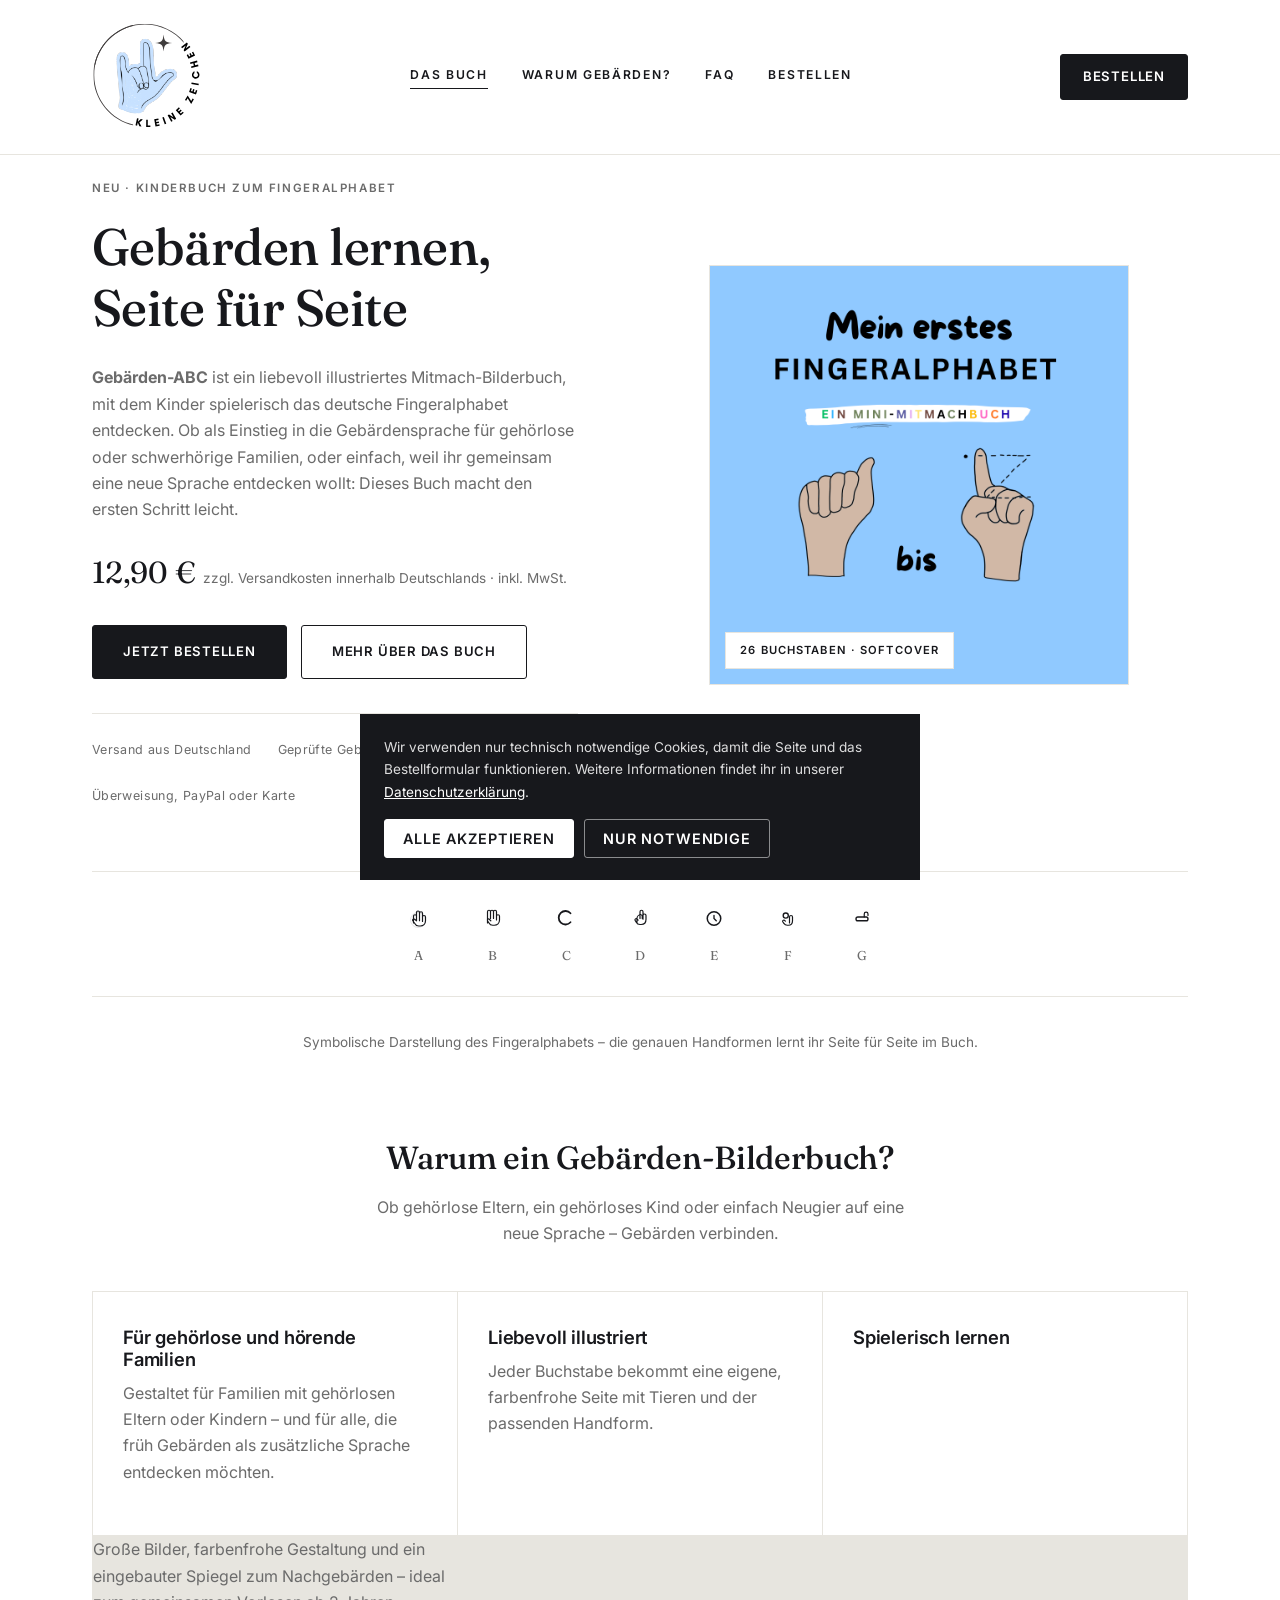
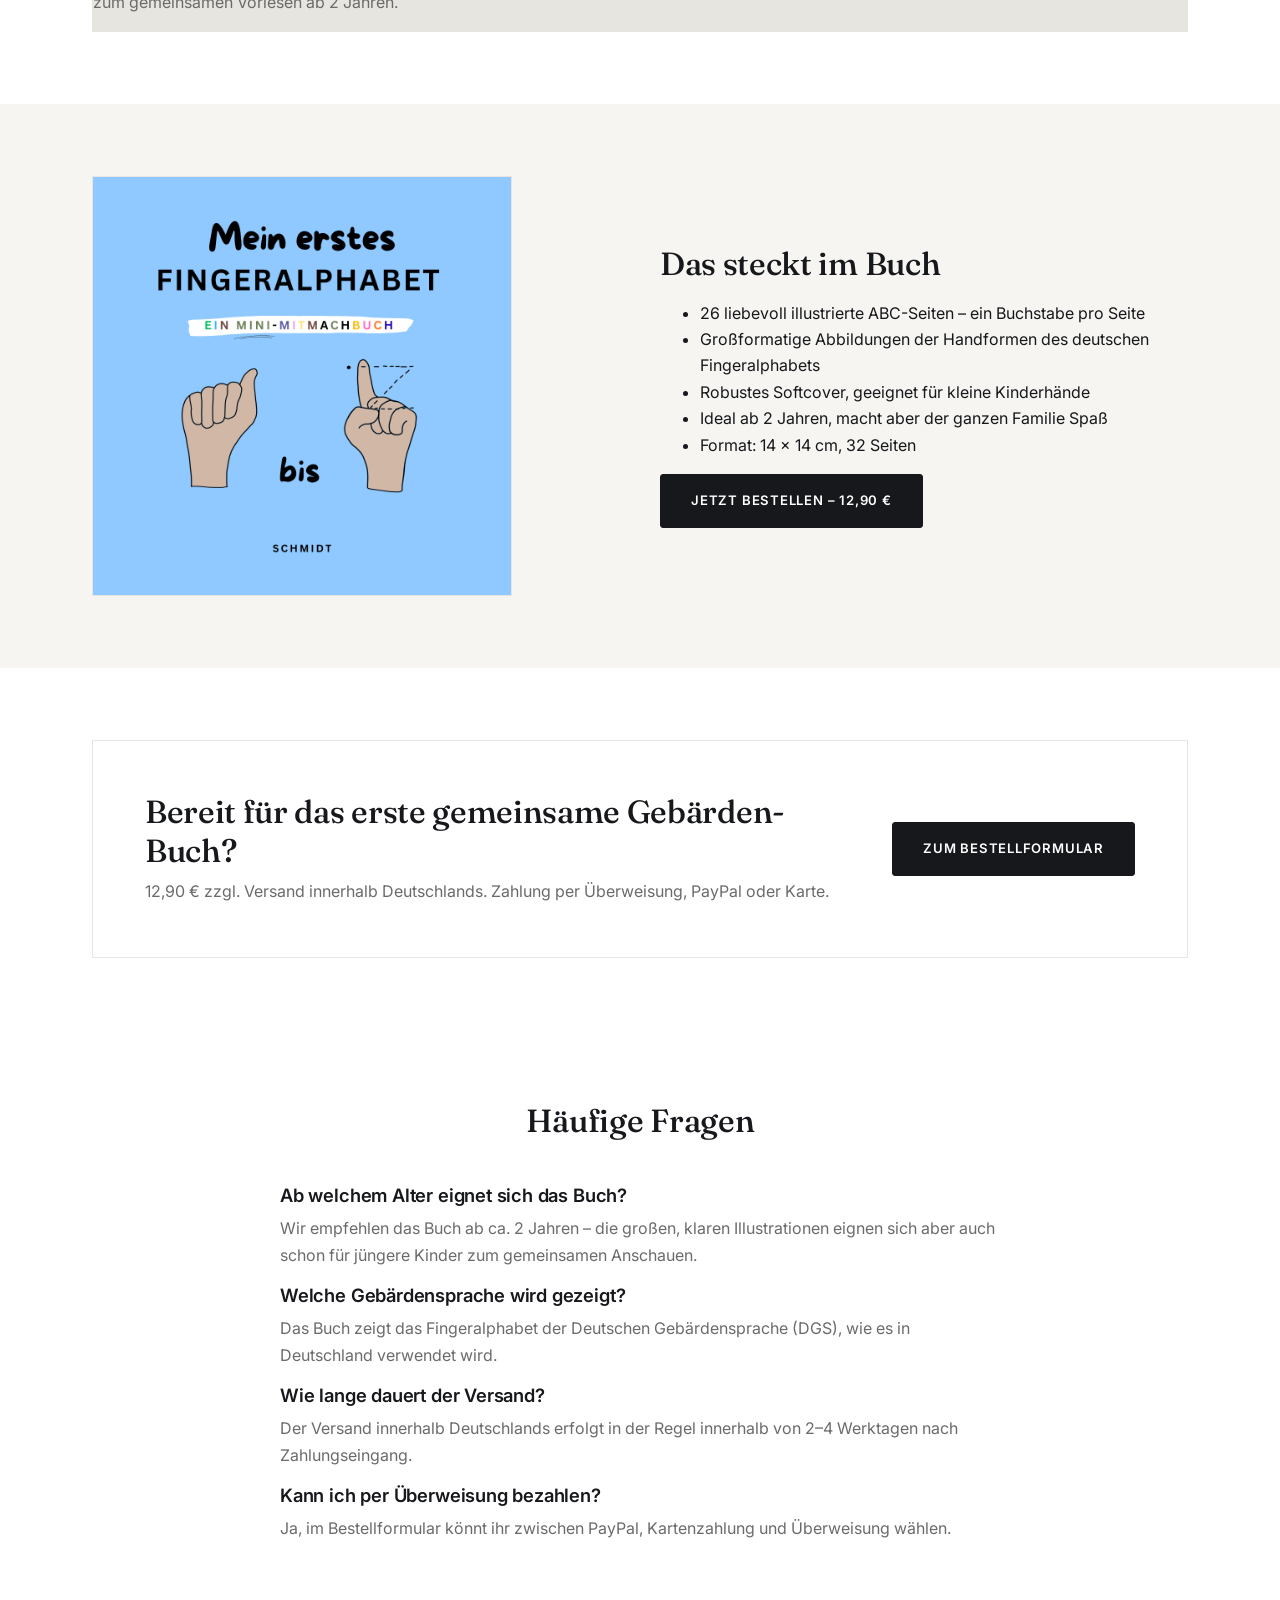
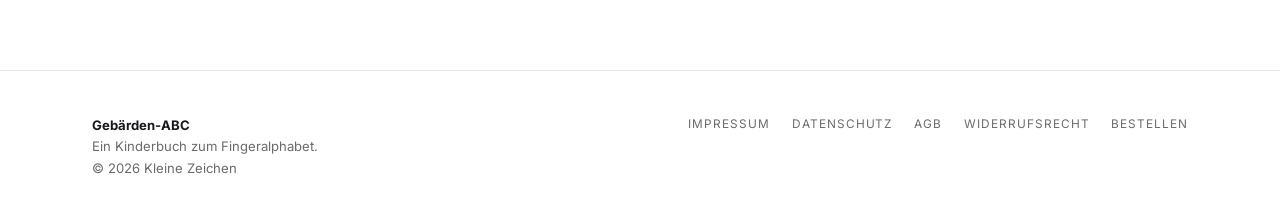
<file: index.html>
<!DOCTYPE html>
<html lang="de">
<head>
<meta charset="UTF-8">
<meta name="viewport" content="width=device-width, initial-scale=1.0">
<title>Gebärden-ABC – Das Mitmach-Bilderbuch zum Fingeralphabet | 12,90 €</title>
<meta name="description" content="Gebärden-ABC ist ein liebevoll gestaltetes Kinderbuch, mit dem Kinder und Eltern spielerisch das Fingeralphabet lernen. Jetzt für 12,90 € zzgl. Versand bestellen.">
<link rel="stylesheet" href="css/style.css">
</head>
<body>

<header class="site-header">
  <div class="container">
    <a href="index.html" class="logo"><img src="images/logo.svg" alt="Gebärden-ABC"></a>
    <nav class="main-nav" aria-label="Hauptnavigation">
      <a href="#buch" class="active">Das Buch</a>
      <a href="#warum">Warum Gebärden?</a>
      <a href="#faq">FAQ</a>
      <a href="bestellung.html">Bestellen</a>
    </nav>
    <a href="bestellung.html" class="btn btn-primary header-cta" style="padding:11px 22px;">Bestellen</a>
  </div>
</header>

<main>

  <!-- HERO -->
  <section class="hero" id="buch">
    <div class="container">
      <div class="hero-copy">
        <span class="eyebrow">Neu · Kinderbuch zum Fingeralphabet</span>
        <h1>Gebärden lernen, Seite für Seite</h1>
        <p>
          <strong>Gebärden-ABC</strong> ist ein liebevoll illustriertes Mitmach-Bilderbuch, mit dem Kinder
          spielerisch das deutsche Fingeralphabet entdecken. Ob als Einstieg in die Gebärdensprache für
          gehörlose oder schwerhörige Familien, oder einfach, weil ihr gemeinsam eine neue Sprache
          entdecken wollt: Dieses Buch macht den ersten Schritt leicht.
        </p>

        <div class="hero-price">
          12,90&nbsp;€
          <small>zzgl. Versandkosten innerhalb Deutschlands · inkl. MwSt.</small>
        </div>

        <div class="hero-cta-row">
          <a href="bestellung.html" class="btn btn-primary">Jetzt bestellen</a>
          <a href="#warum" class="btn btn-secondary">Mehr über das Buch</a>
        </div>

        <div class="trust-row">
          <span>Versand aus Deutschland</span>
          <span>Geprüfte Gebärden-Illustrationen</span>
          <span>Überweisung, PayPal oder Karte</span>
        </div>
      </div>

      <div class="book-frame">
        <span class="badge">26 Buchstaben · Softcover</span>
        <img src="images/Kinderbuch.png" alt="Titelbild des Kinderbuchs Gebärden-ABC">
      </div>
    </div>
  </section>

  <!-- Deko-Fingeralphabet-Streifen (Signature Element) -->
  <div class="container">
    <div class="finger-strip" role="img" aria-label="Dekoratives Fingeralphabet-Band mit den Buchstaben A bis G">
      <!-- Hinweis: rein dekorative, vereinfachte Handsymbole – keine linguistisch geprüfte
           Referenz für die tatsächlichen Handformen. Die korrekten Gebärden zeigt das Buch selbst. -->
      <figure>
        <svg viewBox="0 0 40 40"><circle cx="20" cy="24" r="10" fill="#F0725A" opacity="0.15"/><path d="M14 28v-9a2 2 0 0 1 4 0v6M18 25v-11a2 2 0 0 1 4 0v11M22 25v-10a2 2 0 0 1 4 0v10M26 26v-6a2 2 0 0 1 4 0v5c0 4-3 7-7 7h-2c-2 0-4-1-5-3l-3-4a1.6 1.6 0 0 1 2.4-2l2.6 2" fill="none" stroke="#E85D4E" stroke-width="1.6" stroke-linecap="round" stroke-linejoin="round"/></svg>
        <figcaption>A</figcaption>
      </figure>
      <figure>
        <svg viewBox="0 0 40 40"><path d="M14 28V13a2 2 0 0 1 4 0v9M18 22v-9a2 2 0 0 1 4 0v9M22 22v-9a2 2 0 0 1 4 0v9M26 24v-5a2 2 0 0 1 4 0v5c0 4-3 7-7 7h-2c-2 0-4-1-5-3l-2-3a1.6 1.6 0 0 1 2.4-2l2 2" fill="none" stroke="#2A9D8F" stroke-width="1.6" stroke-linecap="round" stroke-linejoin="round"/></svg>
        <figcaption>B</figcaption>
      </figure>
      <figure>
        <svg viewBox="0 0 40 40"><path d="M26 15a9 9 0 1 0 0 12" fill="none" stroke="#FFC145" stroke-width="2.4" stroke-linecap="round"/></svg>
        <figcaption>C</figcaption>
      </figure>
      <figure>
        <svg viewBox="0 0 40 40"><path d="M16 28v-6a5 5 0 0 1 5-5h0a2 2 0 0 1 2 2v3M20 22v-9a2 2 0 0 1 4 0v9M24 23v-5a2 2 0 0 1 4 0v5c0 4-2.5 7-6.5 7h-1.5c-2 0-4-1-5-3l-1.5-2.5a1.6 1.6 0 0 1 2.4-2l1.6 1.7" fill="none" stroke="#1F2B4D" stroke-width="1.6" stroke-linecap="round" stroke-linejoin="round"/></svg>
        <figcaption>D</figcaption>
      </figure>
      <figure>
        <svg viewBox="0 0 40 40"><circle cx="20" cy="22" r="9" fill="none" stroke="#E85D4E" stroke-width="2"/><path d="M20 18v4l3 3" stroke="#E85D4E" stroke-width="1.8" stroke-linecap="round"/></svg>
        <figcaption>E</figcaption>
      </figure>
      <figure>
        <svg viewBox="0 0 40 40"><circle cx="17" cy="18" r="3.4" fill="none" stroke="#2A9D8F" stroke-width="1.8"/><path d="M22 28v-8a2 2 0 0 1 4 0v5c0 4-2.5 6-5.5 6h-1.5c-2 0-3.5-1-4.5-2.5l-1.5-2.2a1.5 1.5 0 0 1 2.2-1.9l1.3 1.1" fill="none" stroke="#2A9D8F" stroke-width="1.6" stroke-linecap="round" stroke-linejoin="round"/></svg>
        <figcaption>F</figcaption>
      </figure>
      <figure>
        <svg viewBox="0 0 40 40"><rect x="12" y="20" width="16" height="5" rx="2.5" fill="none" stroke="#FFC145" stroke-width="1.8"/><path d="M23 20v-4a2.5 2.5 0 0 1 5 0v2" fill="none" stroke="#FFC145" stroke-width="1.6" stroke-linecap="round"/></svg>
        <figcaption>G</figcaption>
      </figure>
    </div>
    <p style="text-align:center;color:var(--color-ink-soft);font-size:0.85rem;margin-top:-30px;">
      Symbolische Darstellung des Fingeralphabets – die genauen Handformen lernt ihr Seite für Seite im Buch.
    </p>
  </div>

  <!-- WARUM -->
  <section class="section" id="warum">
    <div class="container">
      <div class="section-head">
        <h2>Warum ein Gebärden-Bilderbuch?</h2>
        <p>Ob gehörlose Eltern, ein gehörloses Kind oder einfach Neugier auf eine neue Sprache – Gebärden verbinden.</p>
      </div>
      <div class="card-grid">
        <div class="card">
          <h3>Für gehörlose und hörende Familien</h3>
          <p>Gestaltet für Familien mit gehörlosen Eltern oder Kindern – und für alle, die früh Gebärden als zusätzliche Sprache entdecken möchten.</p>
        </div>
        <div class="card">
          <h3>Liebevoll illustriert</h3>
          <p>Jeder Buchstabe bekommt eine eigene, farbenfrohe Seite mit Tieren und der passenden Handform.</p>
        </div>
        <div class="card">
          <h3>Spielerisch lernen</h3>
        </div>
          <p>Große Bilder, farbenfrohe Gestaltung und ein eingebauter Spiegel zum Nachgebärden – ideal zum gemeinsamen Vorlesen ab 2 Jahren.</p>
      </div>
    </div>
  </section>

  <!-- BUCHDETAILS -->
  <section class="section section-alt">
    <div class="container" style="display:grid;grid-template-columns:1fr 1fr;gap:40px;align-items:center;">
      <div>
        <img src="images/Kinderbuch.png" alt="Innenseite des Buchs Gebärden-ABC (Platzhalter)" class="img-square">
      </div>
      <div>
        <h2>Das steckt im Buch</h2>
        <ul>
          <li>26 liebevoll illustrierte ABC-Seiten – ein Buchstabe pro Seite</li>
          <li>Großformatige Abbildungen der Handformen des deutschen Fingeralphabets</li>
          <li>Robustes Softcover, geeignet für kleine Kinderhände</li>
          <li>Ideal ab 2 Jahren, macht aber der ganzen Familie Spaß</li>
          <li>Format: 14 × 14 cm, 32 Seiten</li>
        </ul>
        <a href="bestellung.html" class="btn btn-primary">Jetzt bestellen – 12,90&nbsp;€</a>
      </div>
    </div>
  </section>

  <!-- BESTELLBOX -->
  <section class="section">
    <div class="container">
      <div class="order-box">
        <div>
          <h2>Bereit für das erste gemeinsame Gebärden-Buch?</h2>
          <p style="margin-bottom:0;">12,90&nbsp;€ zzgl. Versand innerhalb Deutschlands. Zahlung per Überweisung, PayPal oder Karte.</p>
        </div>
        <a href="bestellung.html" class="btn btn-primary">Zum Bestellformular</a>
      </div>
    </div>
  </section>

  <!-- FAQ -->
  <section class="section" id="faq">
    <div class="container">
      <div class="section-head">
        <h2>Häufige Fragen</h2>
      </div>
      <div style="max-width:720px;margin:0 auto;">
        <h3>Ab welchem Alter eignet sich das Buch?</h3>
        <p>Wir empfehlen das Buch ab ca. 2 Jahren – die großen, klaren Illustrationen eignen sich aber auch schon für jüngere Kinder zum gemeinsamen Anschauen.</p>
        <h3>Welche Gebärdensprache wird gezeigt?</h3>
        <p>Das Buch zeigt das Fingeralphabet der Deutschen Gebärdensprache (DGS), wie es in Deutschland verwendet wird.</p>
        <h3>Wie lange dauert der Versand?</h3>
        <p>Der Versand innerhalb Deutschlands erfolgt in der Regel innerhalb von 2–4 Werktagen nach Zahlungseingang.</p>
        <h3>Kann ich per Überweisung bezahlen?</h3>
        <p>Ja, im Bestellformular könnt ihr zwischen PayPal, Kartenzahlung und Überweisung wählen.</p>
      </div>
    </div>
  </section>

</main>

<footer class="site-footer">
  <div class="container footer-grid">
    <div>
      <strong style="color:var(--color-ink);">Gebärden-ABC</strong><br>
      Ein Kinderbuch zum Fingeralphabet.<br>
      © <span id="year"></span> Kleine Zeichen
    </div>
    <div class="footer-links">
      <a href="impressum.html">Impressum</a>
      <a href="datenschutz.html">Datenschutz</a>
      <a href="agb.html">AGB</a>
      <a href="widerruf.html">Widerrufsrecht</a>
      <a href="bestellung.html">Bestellen</a>
    </div>
  </div>
</footer>

<div id="cookie-banner" role="dialog" aria-label="Cookie-Hinweis" aria-live="polite">
  <p>
    Wir verwenden nur technisch notwendige Cookies, damit die Seite und das Bestellformular funktionieren.
    Weitere Informationen findet ihr in unserer <a href="datenschutz.html" style="color:#fff;text-decoration:underline;">Datenschutzerklärung</a>.
  </p>
  <div class="cookie-actions">
    <button type="button" id="cookie-accept-all" class="btn btn-primary" style="padding:10px 18px;font-size:0.9rem;">Alle akzeptieren</button>
    <button type="button" id="cookie-essential-only" class="btn btn-secondary" style="padding:10px 18px;font-size:0.9rem;">Nur notwendige</button>
  </div>
</div>

<script>document.getElementById('year').textContent = new Date().getFullYear();</script>
<script src="js/cookie-consent.js"></script>
</body>
</html>
</file>
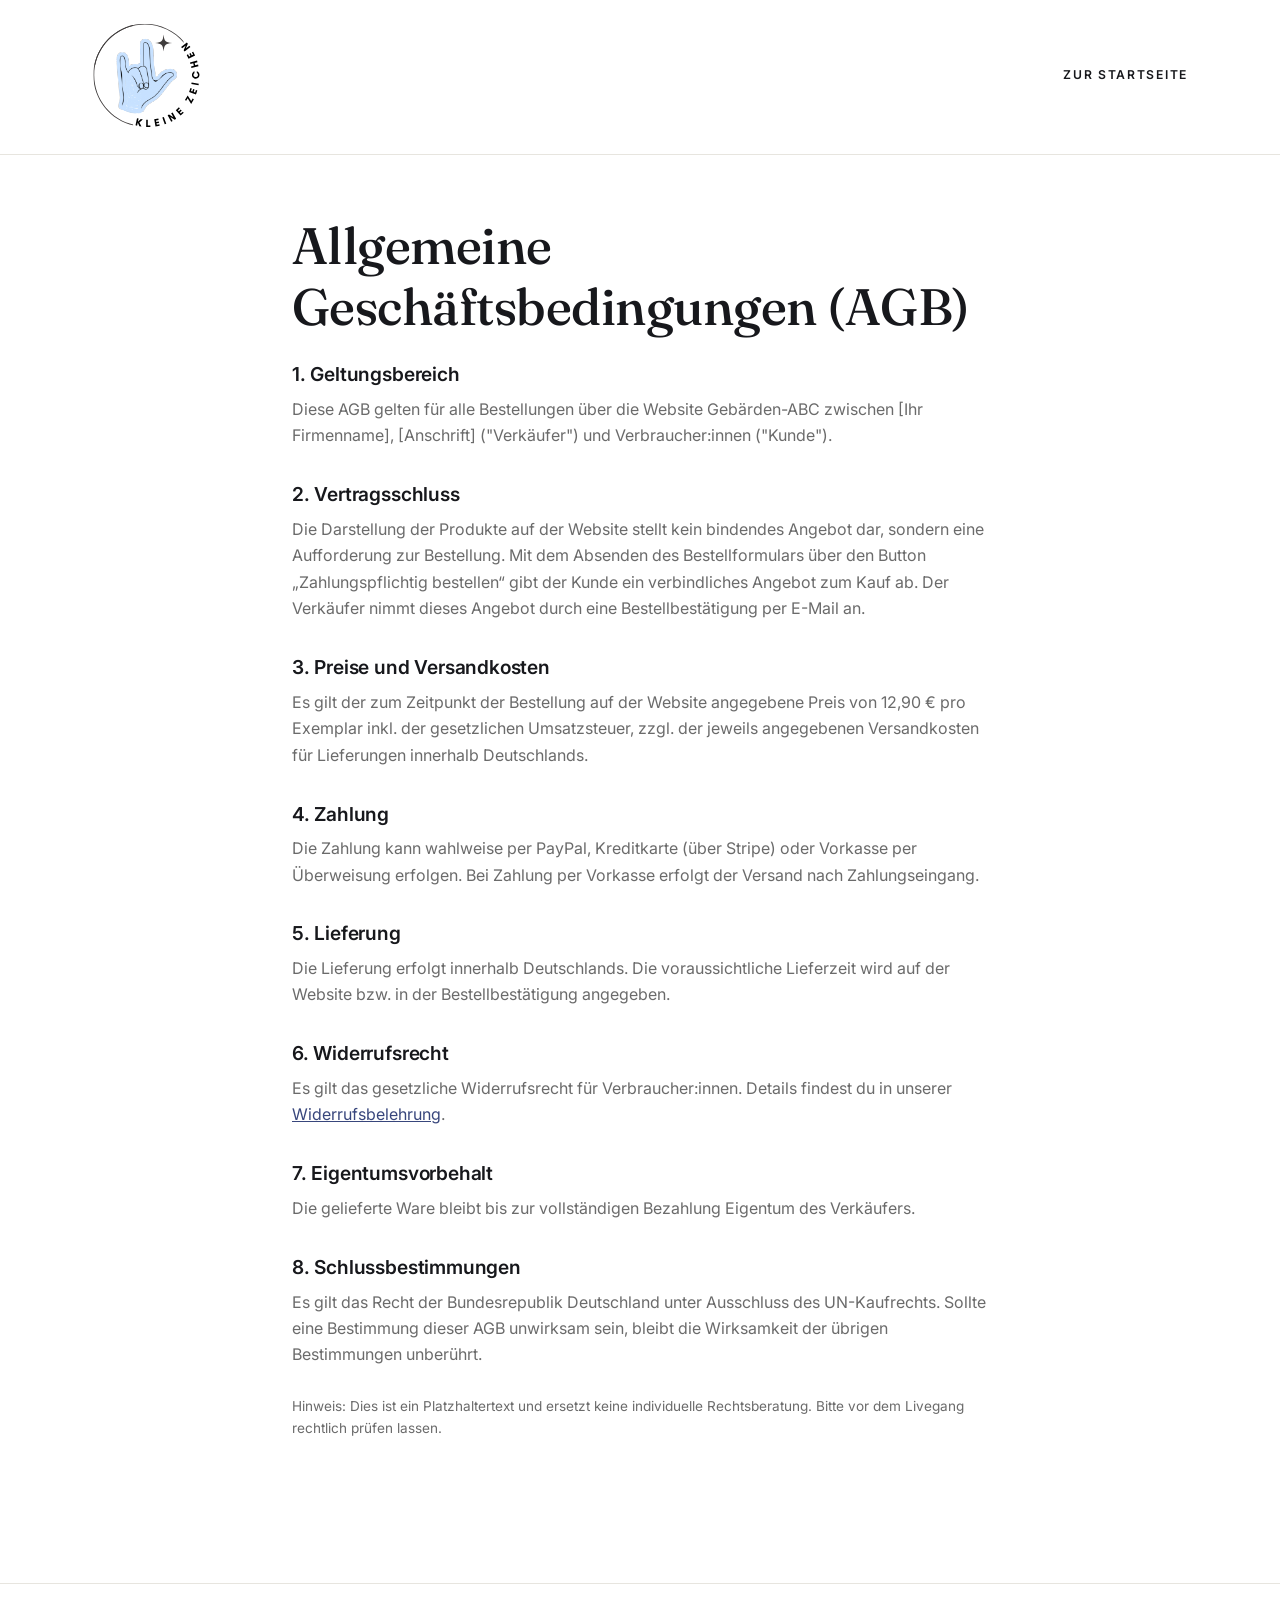
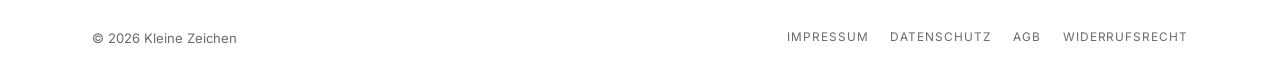
<file: agb.html>
<!DOCTYPE html>
<html lang="de">
<head>
<meta charset="UTF-8">
<meta name="viewport" content="width=device-width, initial-scale=1.0">
<title>AGB – Gebärden-ABC</title>
<link rel="stylesheet" href="css/style.css">
</head>
<body>
<header class="site-header">
  <div class="container">
    <a href="index.html" class="logo"><img src="images/logo.svg" alt="Gebärden-ABC"></a>
    <nav class="main-nav"><a href="index.html">Zur Startseite</a></nav>
  </div>
</header>

<main class="legal-page">
  <div class="container">
    <h1>Allgemeine Geschäftsbedingungen (AGB)</h1>

    <section>
      <h2>1. Geltungsbereich</h2>
      <p>
        Diese AGB gelten für alle Bestellungen über die Website Gebärden-ABC zwischen
        [Ihr Firmenname], [Anschrift] ("Verkäufer") und Verbraucher:innen ("Kunde").
      </p>
    </section>

    <section>
      <h2>2. Vertragsschluss</h2>
      <p>
        Die Darstellung der Produkte auf der Website stellt kein bindendes Angebot dar, sondern
        eine Aufforderung zur Bestellung. Mit dem Absenden des Bestellformulars über den Button
        „Zahlungspflichtig bestellen“ gibt der Kunde ein verbindliches Angebot zum Kauf ab. Der
        Verkäufer nimmt dieses Angebot durch eine Bestellbestätigung per E-Mail an.
      </p>
    </section>

    <section>
      <h2>3. Preise und Versandkosten</h2>
      <p>
        Es gilt der zum Zeitpunkt der Bestellung auf der Website angegebene Preis von 12,90 €
        pro Exemplar inkl. der gesetzlichen Umsatzsteuer, zzgl. der jeweils angegebenen
        Versandkosten für Lieferungen innerhalb Deutschlands.
      </p>
    </section>

    <section>
      <h2>4. Zahlung</h2>
      <p>
        Die Zahlung kann wahlweise per PayPal, Kreditkarte (über Stripe) oder Vorkasse per
        Überweisung erfolgen. Bei Zahlung per Vorkasse erfolgt der Versand nach Zahlungseingang.
      </p>
    </section>

    <section>
      <h2>5. Lieferung</h2>
      <p>
        Die Lieferung erfolgt innerhalb Deutschlands. Die voraussichtliche Lieferzeit wird auf der
        Website bzw. in der Bestellbestätigung angegeben.
      </p>
    </section>

    <section>
      <h2>6. Widerrufsrecht</h2>
      <p>
        Es gilt das gesetzliche Widerrufsrecht für Verbraucher:innen. Details findest du in
        unserer <a href="widerruf.html">Widerrufsbelehrung</a>.
      </p>
    </section>

    <section>
      <h2>7. Eigentumsvorbehalt</h2>
      <p>
        Die gelieferte Ware bleibt bis zur vollständigen Bezahlung Eigentum des Verkäufers.
      </p>
    </section>

    <section>
      <h2>8. Schlussbestimmungen</h2>
      <p>
        Es gilt das Recht der Bundesrepublik Deutschland unter Ausschluss des UN-Kaufrechts. Sollte
        eine Bestimmung dieser AGB unwirksam sein, bleibt die Wirksamkeit der übrigen
        Bestimmungen unberührt.
      </p>
    </section>

    <p style="margin-top:2em;font-size:0.85rem;color:var(--color-ink-soft);">
      Hinweis: Dies ist ein Platzhaltertext und ersetzt keine individuelle Rechtsberatung. Bitte
      vor dem Livegang rechtlich prüfen lassen.
    </p>
  </div>
</main>

<footer class="site-footer">
  <div class="container footer-grid">
    <div>© <span id="year"></span> Kleine Zeichen</div>
    <div class="footer-links">
      <a href="impressum.html">Impressum</a>
      <a href="datenschutz.html">Datenschutz</a>
      <a href="agb.html">AGB</a>
      <a href="widerruf.html">Widerrufsrecht</a>
    </div>
  </div>
</footer>
<script>document.getElementById('year').textContent = new Date().getFullYear();</script>
</body>
</html>
</file>
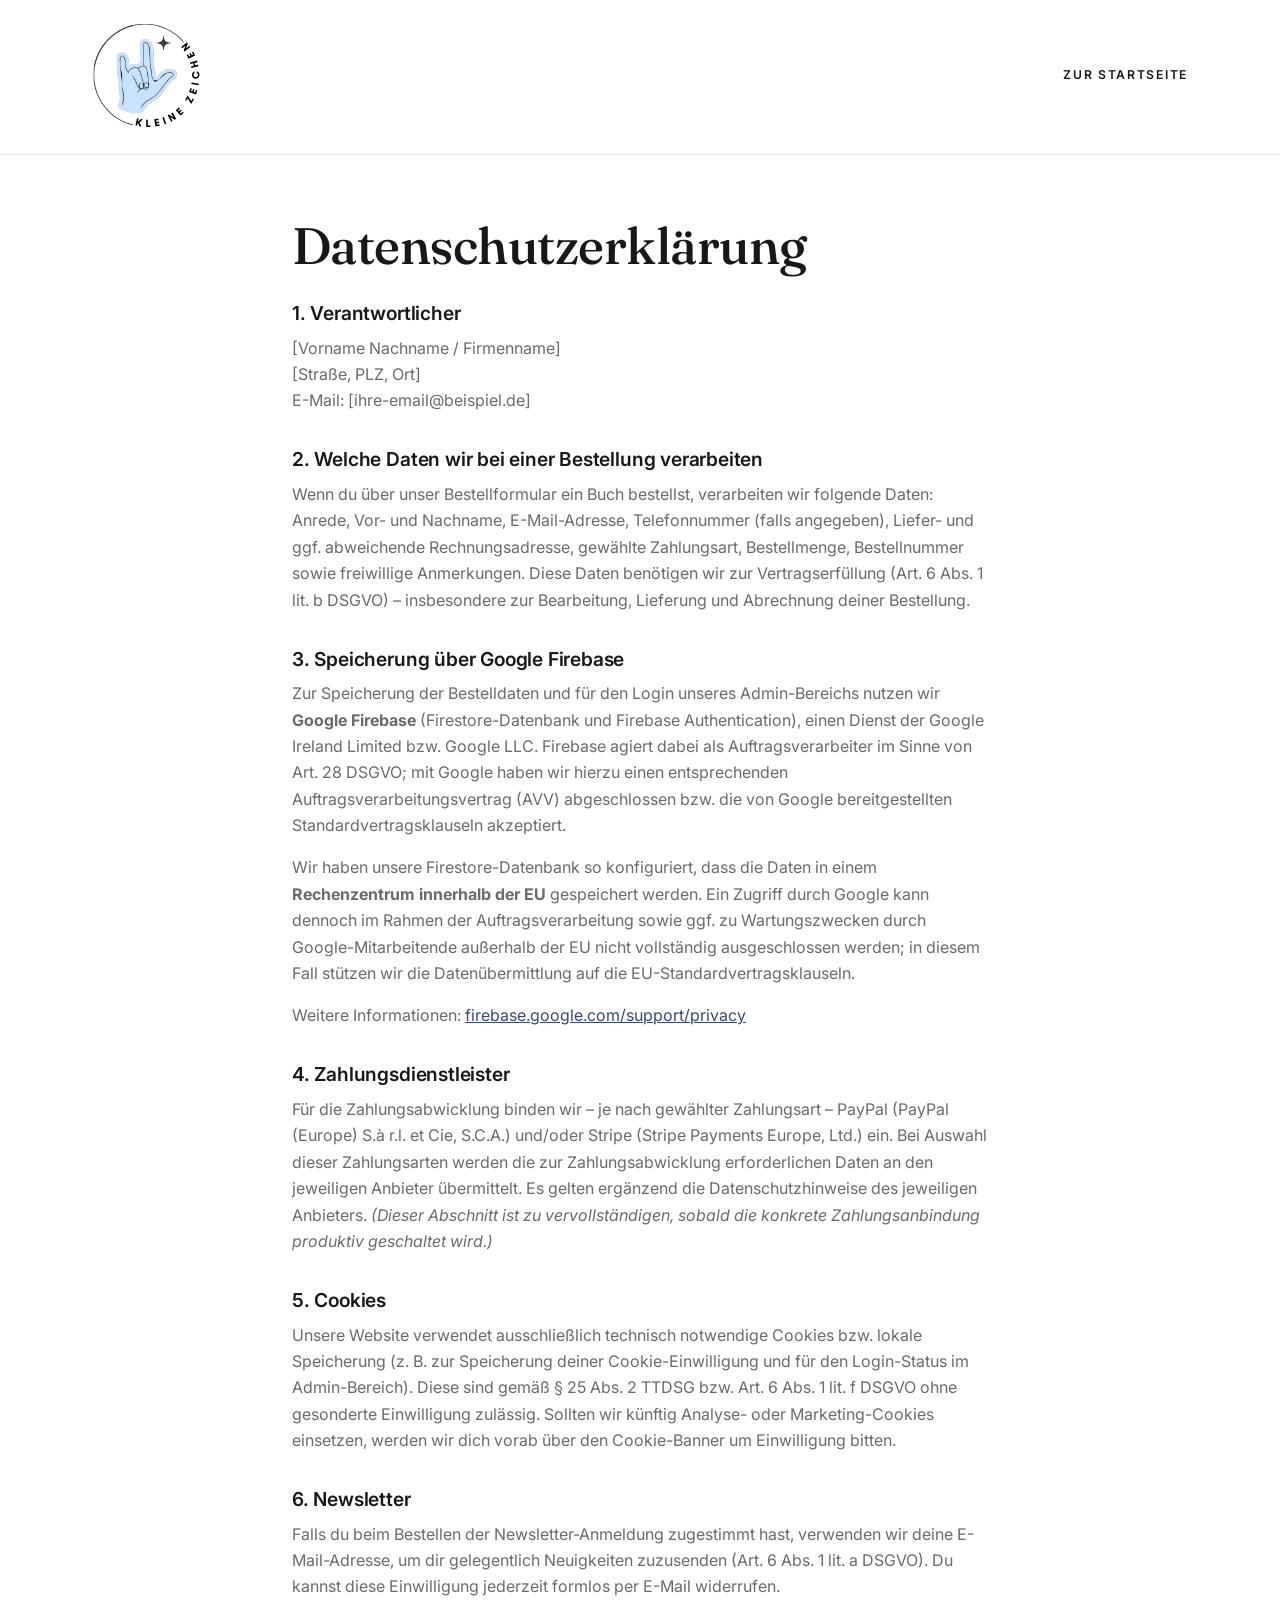
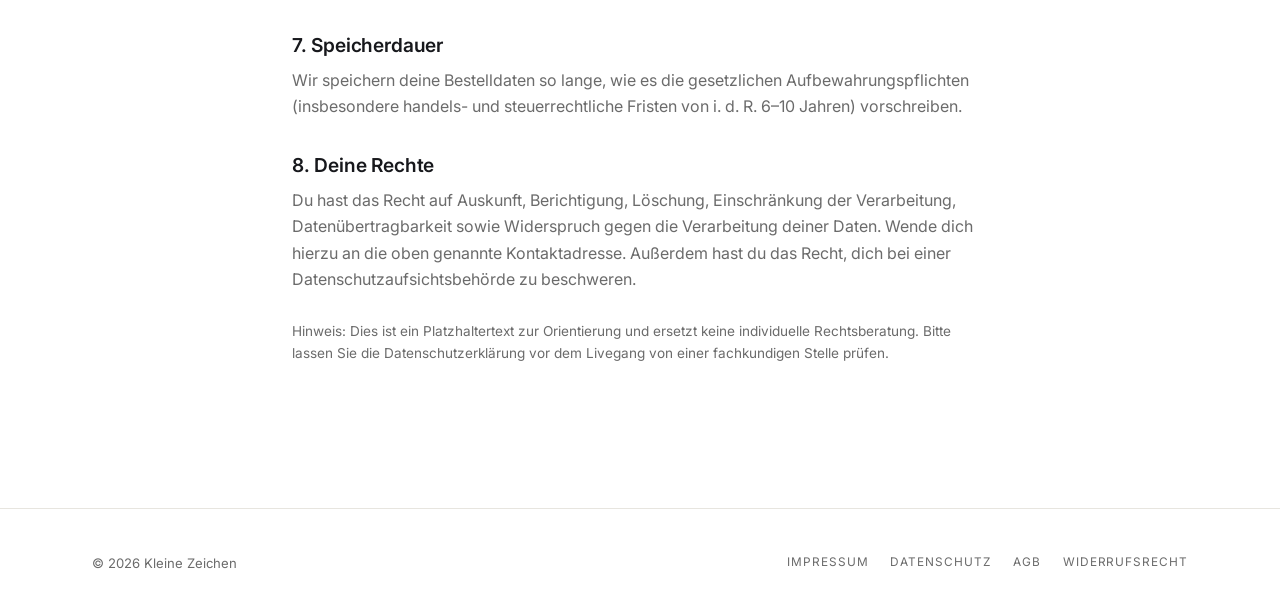
<file: datenschutz.html>
<!DOCTYPE html>
<html lang="de">
<head>
<meta charset="UTF-8">
<meta name="viewport" content="width=device-width, initial-scale=1.0">
<title>Datenschutzerklärung – Gebärden-ABC</title>
<link rel="stylesheet" href="css/style.css">
</head>
<body>
<header class="site-header">
  <div class="container">
    <a href="index.html" class="logo"><img src="images/logo.svg" alt="Gebärden-ABC"></a>
    <nav class="main-nav"><a href="index.html">Zur Startseite</a></nav>
  </div>
</header>

<main class="legal-page">
  <div class="container">
    <h1>Datenschutzerklärung</h1>

    <section>
      <h2>1. Verantwortlicher</h2>
      <p>
        [Vorname Nachname / Firmenname]<br>
        [Straße, PLZ, Ort]<br>
        E-Mail: [ihre-email@beispiel.de]
      </p>
    </section>

    <section>
      <h2>2. Welche Daten wir bei einer Bestellung verarbeiten</h2>
      <p>
        Wenn du über unser Bestellformular ein Buch bestellst, verarbeiten wir folgende Daten:
        Anrede, Vor- und Nachname, E-Mail-Adresse, Telefonnummer (falls angegeben), Liefer- und ggf.
        abweichende Rechnungsadresse, gewählte Zahlungsart, Bestellmenge, Bestellnummer sowie
        freiwillige Anmerkungen. Diese Daten benötigen wir zur Vertragserfüllung
        (Art. 6 Abs. 1 lit. b DSGVO) – insbesondere zur Bearbeitung, Lieferung und Abrechnung
        deiner Bestellung.
      </p>
    </section>

    <section>
      <h2>3. Speicherung über Google Firebase</h2>
      <p>
        Zur Speicherung der Bestelldaten und für den Login unseres Admin-Bereichs nutzen wir
        <strong>Google Firebase</strong> (Firestore-Datenbank und Firebase Authentication), einen
        Dienst der Google Ireland Limited bzw. Google LLC. Firebase agiert dabei als
        Auftragsverarbeiter im Sinne von Art. 28 DSGVO; mit Google haben wir hierzu einen
        entsprechenden Auftragsverarbeitungsvertrag (AVV) abgeschlossen bzw. die von Google
        bereitgestellten Standardvertragsklauseln akzeptiert.
      </p>
      <p>
        Wir haben unsere Firestore-Datenbank so konfiguriert, dass die Daten in einem
        <strong>Rechenzentrum innerhalb der EU</strong> gespeichert werden. Ein Zugriff durch
        Google kann dennoch im Rahmen der Auftragsverarbeitung sowie ggf. zu Wartungszwecken
        durch Google-Mitarbeitende außerhalb der EU nicht vollständig ausgeschlossen werden; in
        diesem Fall stützen wir die Datenübermittlung auf die EU-Standardvertragsklauseln.
      </p>
      <p>
        Weitere Informationen: <a href="https://firebase.google.com/support/privacy" target="_blank" rel="noopener">firebase.google.com/support/privacy</a>
      </p>
    </section>

    <section>
      <h2>4. Zahlungsdienstleister</h2>
      <p>
        Für die Zahlungsabwicklung binden wir – je nach gewählter Zahlungsart – PayPal
        (PayPal (Europe) S.à r.l. et Cie, S.C.A.) und/oder Stripe (Stripe Payments Europe, Ltd.)
        ein. Bei Auswahl dieser Zahlungsarten werden die zur Zahlungsabwicklung erforderlichen
        Daten an den jeweiligen Anbieter übermittelt. Es gelten ergänzend die
        Datenschutzhinweise des jeweiligen Anbieters. <em>(Dieser Abschnitt ist zu vervollständigen,
        sobald die konkrete Zahlungsanbindung produktiv geschaltet wird.)</em>
      </p>
    </section>

    <section>
      <h2>5. Cookies</h2>
      <p>
        Unsere Website verwendet ausschließlich technisch notwendige Cookies bzw. lokale
        Speicherung (z. B. zur Speicherung deiner Cookie-Einwilligung und für den Login-Status im
        Admin-Bereich). Diese sind gemäß § 25 Abs. 2 TTDSG bzw. Art. 6 Abs. 1 lit. f DSGVO ohne
        gesonderte Einwilligung zulässig. Sollten wir künftig Analyse- oder Marketing-Cookies
        einsetzen, werden wir dich vorab über den Cookie-Banner um Einwilligung bitten.
      </p>
    </section>

    <section>
      <h2>6. Newsletter</h2>
      <p>
        Falls du beim Bestellen der Newsletter-Anmeldung zugestimmt hast, verwenden wir deine
        E-Mail-Adresse, um dir gelegentlich Neuigkeiten zuzusenden (Art. 6 Abs. 1 lit. a DSGVO).
        Du kannst diese Einwilligung jederzeit formlos per E-Mail widerrufen.
      </p>
    </section>

    <section>
      <h2>7. Speicherdauer</h2>
      <p>
        Wir speichern deine Bestelldaten so lange, wie es die gesetzlichen
        Aufbewahrungspflichten (insbesondere handels- und steuerrechtliche Fristen von i. d. R.
        6–10 Jahren) vorschreiben.
      </p>
    </section>

    <section>
      <h2>8. Deine Rechte</h2>
      <p>
        Du hast das Recht auf Auskunft, Berichtigung, Löschung, Einschränkung der Verarbeitung,
        Datenübertragbarkeit sowie Widerspruch gegen die Verarbeitung deiner Daten. Wende dich
        hierzu an die oben genannte Kontaktadresse. Außerdem hast du das Recht, dich bei einer
        Datenschutzaufsichtsbehörde zu beschweren.
      </p>
    </section>

    <p style="margin-top:2em;font-size:0.85rem;color:var(--color-ink-soft);">
      Hinweis: Dies ist ein Platzhaltertext zur Orientierung und ersetzt keine individuelle
      Rechtsberatung. Bitte lassen Sie die Datenschutzerklärung vor dem Livegang von einer
      fachkundigen Stelle prüfen.
    </p>
  </div>
</main>

<footer class="site-footer">
  <div class="container footer-grid">
    <div>© <span id="year"></span> Kleine Zeichen</div>
    <div class="footer-links">
      <a href="impressum.html">Impressum</a>
      <a href="datenschutz.html">Datenschutz</a>
      <a href="agb.html">AGB</a>
      <a href="widerruf.html">Widerrufsrecht</a>
    </div>
  </div>
</footer>
<script>document.getElementById('year').textContent = new Date().getFullYear();</script>
</body>
</html>
</file>
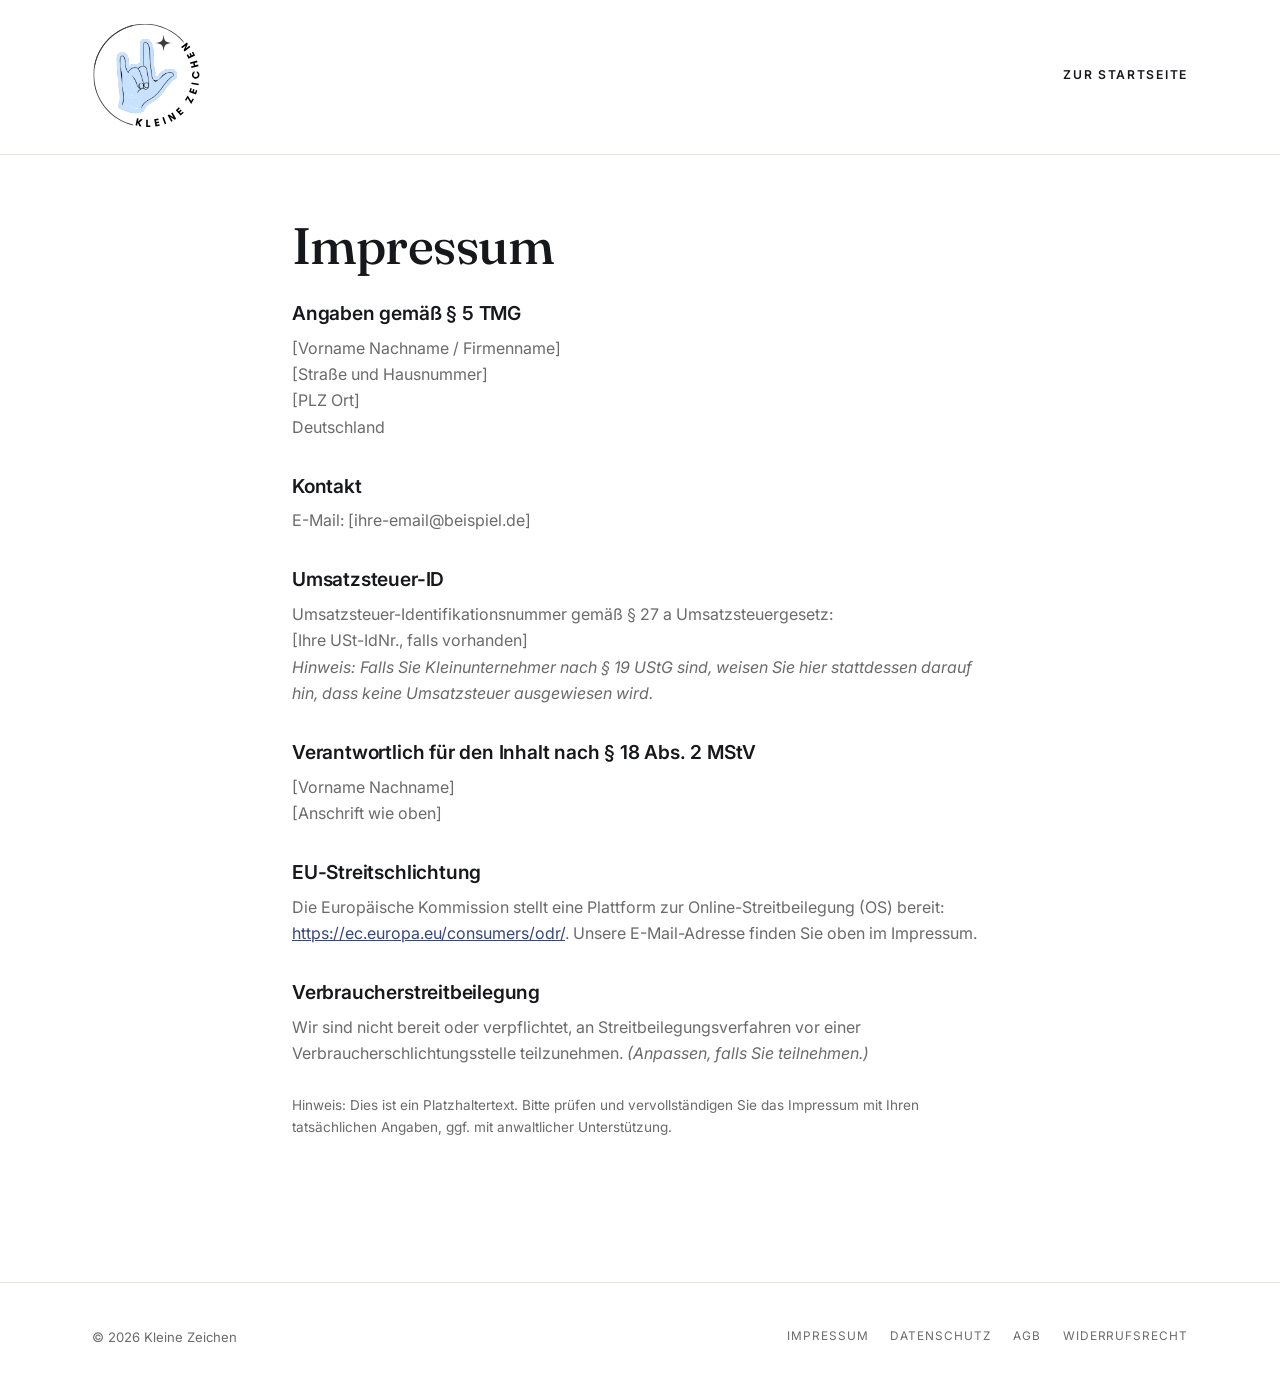
<file: impressum.html>
<!DOCTYPE html>
<html lang="de">
<head>
<meta charset="UTF-8">
<meta name="viewport" content="width=device-width, initial-scale=1.0">
<title>Impressum – Gebärden-ABC</title>
<link rel="stylesheet" href="css/style.css">
</head>
<body>
<header class="site-header">
  <div class="container">
    <a href="index.html" class="logo"><img src="images/logo.svg" alt="Gebärden-ABC"></a>
    <nav class="main-nav"><a href="index.html">Zur Startseite</a></nav>
  </div>
</header>

<main class="legal-page">
  <div class="container">
    <h1>Impressum</h1>

    <section>
      <h2>Angaben gemäß § 5 TMG</h2>
      <p>
        [Vorname Nachname / Firmenname]<br>
        [Straße und Hausnummer]<br>
        [PLZ Ort]<br>
        Deutschland
      </p>
    </section>

    <section>
      <h2>Kontakt</h2>
      <p>
        E-Mail: [ihre-email@beispiel.de]
      </p>
    </section>

    <section>
      <h2>Umsatzsteuer-ID</h2>
      <p>
        Umsatzsteuer-Identifikationsnummer gemäß § 27 a Umsatzsteuergesetz:<br>
        [Ihre USt-IdNr., falls vorhanden]<br>
        <em>Hinweis: Falls Sie Kleinunternehmer nach § 19 UStG sind, weisen Sie hier stattdessen
        darauf hin, dass keine Umsatzsteuer ausgewiesen wird.</em>
      </p>
    </section>

    <section>
      <h2>Verantwortlich für den Inhalt nach § 18 Abs. 2 MStV</h2>
      <p>
        [Vorname Nachname]<br>
        [Anschrift wie oben]
      </p>
    </section>

    <section>
      <h2>EU-Streitschlichtung</h2>
      <p>
        Die Europäische Kommission stellt eine Plattform zur Online-Streitbeilegung (OS) bereit:
        <a href="https://ec.europa.eu/consumers/odr/" target="_blank" rel="noopener">https://ec.europa.eu/consumers/odr/</a>.
        Unsere E-Mail-Adresse finden Sie oben im Impressum.
      </p>
    </section>

    <section>
      <h2>Verbraucherstreitbeilegung</h2>
      <p>
        Wir sind nicht bereit oder verpflichtet, an Streitbeilegungsverfahren vor einer
        Verbraucherschlichtungsstelle teilzunehmen. <em>(Anpassen, falls Sie teilnehmen.)</em>
      </p>
    </section>

    <p style="margin-top:2em;font-size:0.85rem;color:var(--color-ink-soft);">
      Hinweis: Dies ist ein Platzhaltertext. Bitte prüfen und vervollständigen Sie das Impressum
      mit Ihren tatsächlichen Angaben, ggf. mit anwaltlicher Unterstützung.
    </p>
  </div>
</main>

<footer class="site-footer">
  <div class="container footer-grid">
    <div>© <span id="year"></span> Kleine Zeichen</div>
    <div class="footer-links">
      <a href="impressum.html">Impressum</a>
      <a href="datenschutz.html">Datenschutz</a>
      <a href="agb.html">AGB</a>
      <a href="widerruf.html">Widerrufsrecht</a>
    </div>
  </div>
</footer>
<script>document.getElementById('year').textContent = new Date().getFullYear();</script>
</body>
</html>
</file>
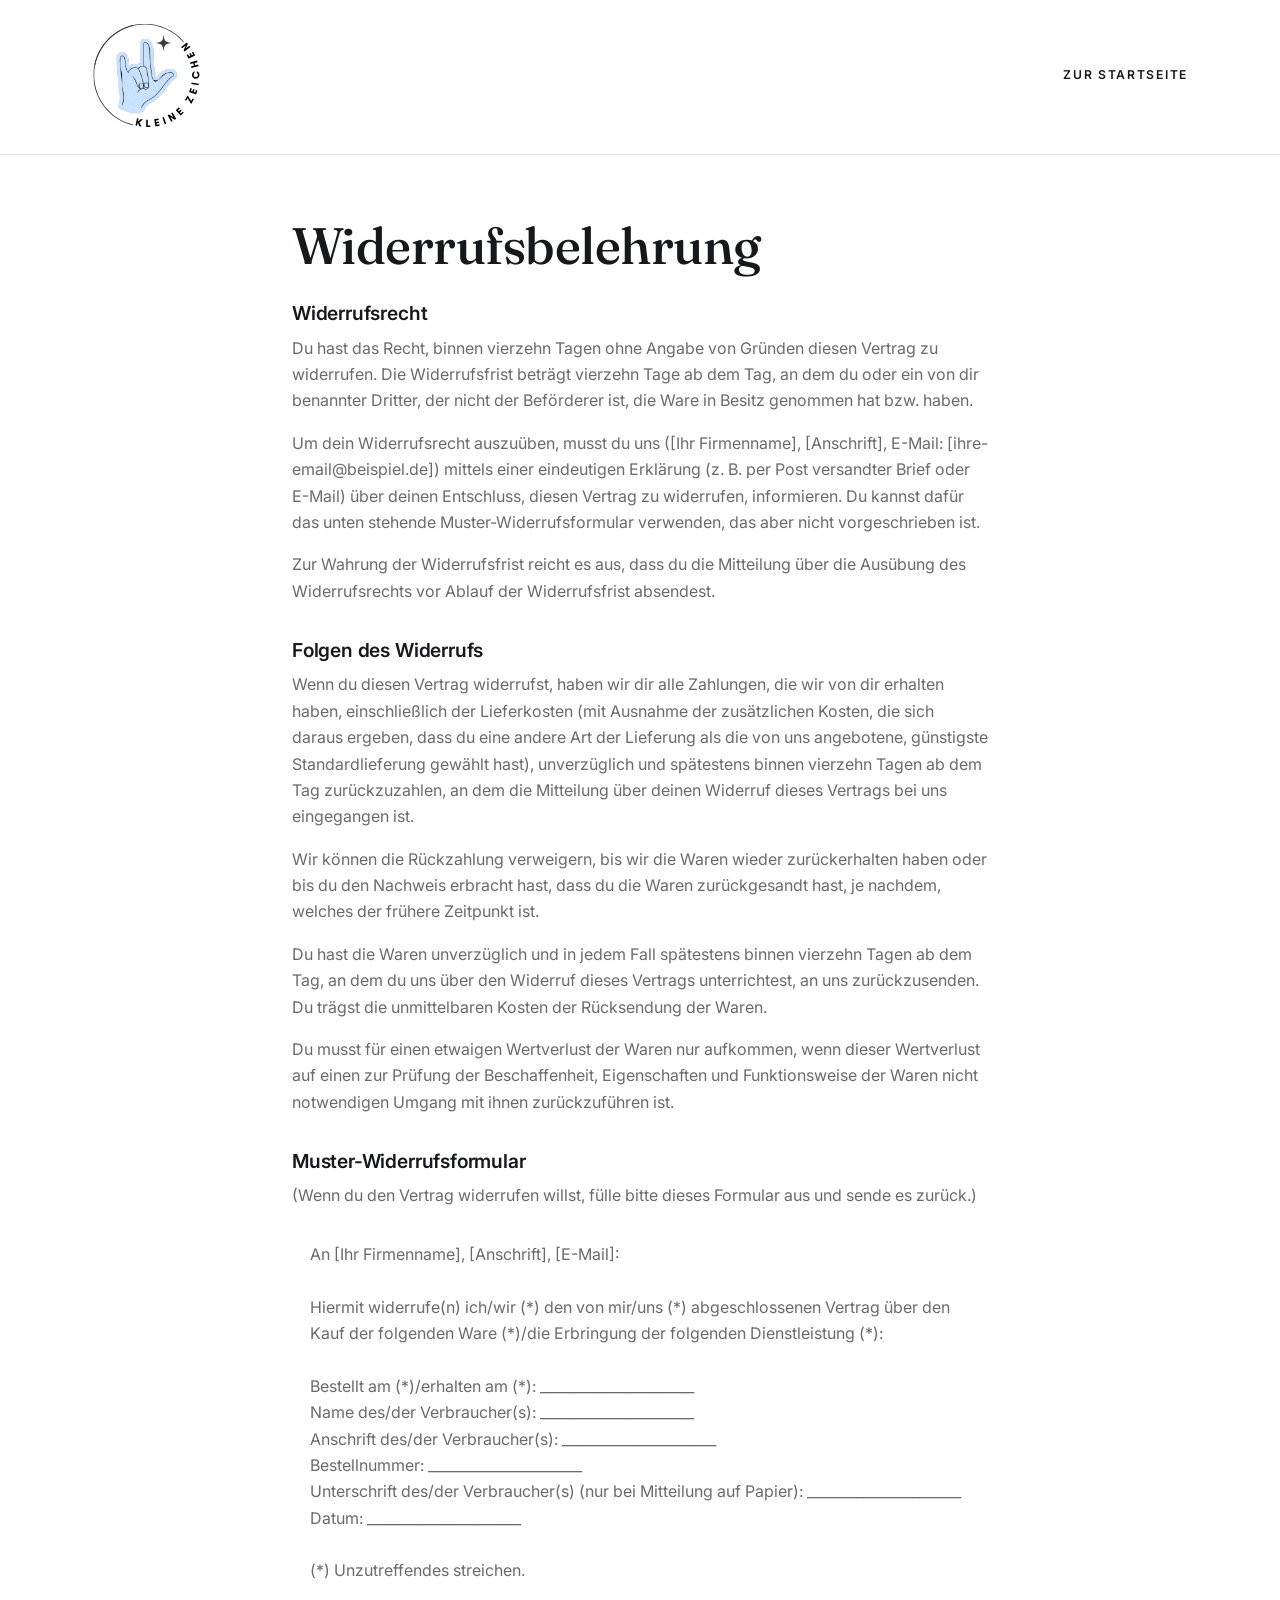
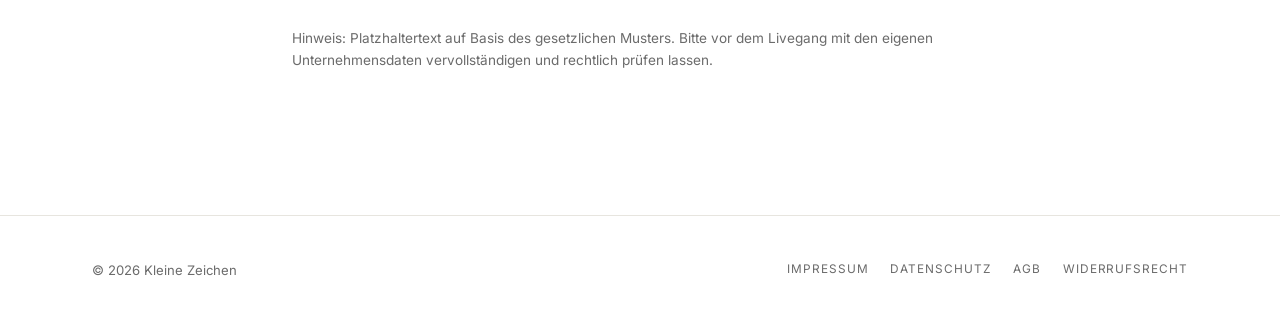
<file: widerruf.html>
<!DOCTYPE html>
<html lang="de">
<head>
<meta charset="UTF-8">
<meta name="viewport" content="width=device-width, initial-scale=1.0">
<title>Widerrufsbelehrung – Gebärden-ABC</title>
<link rel="stylesheet" href="css/style.css">
</head>
<body>
<header class="site-header">
  <div class="container">
    <a href="index.html" class="logo"><img src="images/logo.svg" alt="Gebärden-ABC"></a>
    <nav class="main-nav"><a href="index.html">Zur Startseite</a></nav>
  </div>
</header>

<main class="legal-page">
  <div class="container">
    <h1>Widerrufsbelehrung</h1>

    <section>
      <h2>Widerrufsrecht</h2>
      <p>
        Du hast das Recht, binnen vierzehn Tagen ohne Angabe von Gründen diesen Vertrag zu
        widerrufen. Die Widerrufsfrist beträgt vierzehn Tage ab dem Tag, an dem du oder ein von
        dir benannter Dritter, der nicht der Beförderer ist, die Ware in Besitz genommen hat bzw.
        haben.
      </p>
      <p>
        Um dein Widerrufsrecht auszuüben, musst du uns
        ([Ihr Firmenname], [Anschrift], E-Mail: [ihre-email@beispiel.de])
        mittels einer eindeutigen Erklärung (z. B. per Post versandter Brief oder E-Mail) über
        deinen Entschluss, diesen Vertrag zu widerrufen, informieren. Du kannst dafür das unten
        stehende Muster-Widerrufsformular verwenden, das aber nicht vorgeschrieben ist.
      </p>
      <p>
        Zur Wahrung der Widerrufsfrist reicht es aus, dass du die Mitteilung über die Ausübung des
        Widerrufsrechts vor Ablauf der Widerrufsfrist absendest.
      </p>
    </section>

    <section>
      <h2>Folgen des Widerrufs</h2>
      <p>
        Wenn du diesen Vertrag widerrufst, haben wir dir alle Zahlungen, die wir von dir erhalten
        haben, einschließlich der Lieferkosten (mit Ausnahme der zusätzlichen Kosten, die sich
        daraus ergeben, dass du eine andere Art der Lieferung als die von uns angebotene,
        günstigste Standardlieferung gewählt hast), unverzüglich und spätestens binnen vierzehn
        Tagen ab dem Tag zurückzuzahlen, an dem die Mitteilung über deinen Widerruf dieses
        Vertrags bei uns eingegangen ist.
      </p>
      <p>
        Wir können die Rückzahlung verweigern, bis wir die Waren wieder zurückerhalten haben oder
        bis du den Nachweis erbracht hast, dass du die Waren zurückgesandt hast, je nachdem,
        welches der frühere Zeitpunkt ist.
      </p>
      <p>
        Du hast die Waren unverzüglich und in jedem Fall spätestens binnen vierzehn Tagen ab dem
        Tag, an dem du uns über den Widerruf dieses Vertrags unterrichtest, an uns zurückzusenden.
        Du trägst die unmittelbaren Kosten der Rücksendung der Waren.
      </p>
      <p>
        Du musst für einen etwaigen Wertverlust der Waren nur aufkommen, wenn dieser Wertverlust
        auf einen zur Prüfung der Beschaffenheit, Eigenschaften und Funktionsweise der Waren nicht
        notwendigen Umgang mit ihnen zurückzuführen ist.
      </p>
    </section>

    <section>
      <h2>Muster-Widerrufsformular</h2>
      <p>(Wenn du den Vertrag widerrufen willst, fülle bitte dieses Formular aus und sende es zurück.)</p>
      <p style="background:var(--color-paper-soft);padding:16px 18px;border-radius:10px;">
        An [Ihr Firmenname], [Anschrift], [E-Mail]:<br><br>
        Hiermit widerrufe(n) ich/wir (*) den von mir/uns (*) abgeschlossenen Vertrag über den Kauf
        der folgenden Ware (*)/die Erbringung der folgenden Dienstleistung (*):<br><br>
        Bestellt am (*)/erhalten am (*): ______________________<br>
        Name des/der Verbraucher(s): ______________________<br>
        Anschrift des/der Verbraucher(s): ______________________<br>
        Bestellnummer: ______________________<br>
        Unterschrift des/der Verbraucher(s) (nur bei Mitteilung auf Papier): ______________________<br>
        Datum: ______________________<br><br>
        (*) Unzutreffendes streichen.
      </p>
    </section>

    <p style="margin-top:2em;font-size:0.85rem;color:var(--color-ink-soft);">
      Hinweis: Platzhaltertext auf Basis des gesetzlichen Musters. Bitte vor dem Livegang mit den
      eigenen Unternehmensdaten vervollständigen und rechtlich prüfen lassen.
    </p>
  </div>
</main>

<footer class="site-footer">
  <div class="container footer-grid">
    <div>© <span id="year"></span> Kleine Zeichen</div>
    <div class="footer-links">
      <a href="impressum.html">Impressum</a>
      <a href="datenschutz.html">Datenschutz</a>
      <a href="agb.html">AGB</a>
      <a href="widerruf.html">Widerrufsrecht</a>
    </div>
  </div>
</footer>
<script>document.getElementById('year').textContent = new Date().getFullYear();</script>
</body>
</html>
</file>
<file: css/style.css>
/* =========================================================
   Gebärden-ABC – zentrales Stylesheet (v2 – modern & reduziert)
   Inspiriert vom ruhigen, minimalistischen Aufbau moderner
   D2C-Shopseiten: viel Weißraum, dünne Versal-Navigation,
   flache Buttons, zurückhaltende Farbpalette.
   ========================================================= */

@import url('https://fonts.googleapis.com/css2?family=Fraunces:opsz,wght@9..144,400;9..144,500;9..144,600&family=Inter:wght@400;500;600;700&display=swap');

:root {
  /* Farben – bewusst reduziert */
  --color-bg: #FFFFFF;
  --color-bg-soft: #F6F5F1;   /* dezenter Wechsel-Hintergrund */
  --color-ink: #17181C;       /* fast Schwarz, Haupttext */
  --color-ink-soft: #6B6B6B;  /* sekundärer Text */
  --color-line: #E7E5DF;      /* Haarlinien / Rahmen */
  --color-accent: #38467C;    /* gedecktes Indigo – einzige Akzentfarbe */
  --color-accent-dark: #262F57;
  --color-highlight: #E9B84B; /* warmes Gelb, nur sehr sparsam */
  --color-white: #FFFFFF;
  --color-error: #B3261E;
  --color-success: #2F5D50;

  --font-display: 'Fraunces', Georgia, serif;
  --font-body: 'Inter', system-ui, -apple-system, sans-serif;

  --radius-s: 3px;
  --radius-m: 6px;
  --max-width: 1160px;
}

* { box-sizing: border-box; }
html { scroll-behavior: smooth; }

body {
  margin: 0;
  font-family: var(--font-body);
  background: var(--color-bg);
  color: var(--color-ink);
  line-height: 1.65;
  -webkit-font-smoothing: antialiased;
  font-size: 16px;
}

img { max-width: 100%; display: block; }
a { color: var(--color-accent); }

h1, h2, h3, h4 {
  font-family: var(--font-display);
  font-weight: 500;
  color: var(--color-ink);
  line-height: 1.2;
  margin: 0 0 0.5em;
  letter-spacing: -0.01em;
}

h1 { font-size: clamp(2.1rem, 4vw, 3.2rem); font-weight: 500; }
h2 { font-size: clamp(1.5rem, 2.6vw, 2rem); }
h3 { font-size: 1.15rem; font-family: var(--font-body); font-weight: 600; }

p { margin: 0 0 1em; color: var(--color-ink-soft); }

.container {
  max-width: var(--max-width);
  margin: 0 auto;
  padding: 0 32px;
}

.eyebrow {
  display: inline-block;
  font-family: var(--font-body);
  font-size: 0.72rem;
  font-weight: 600;
  letter-spacing: 0.14em;
  text-transform: uppercase;
  color: var(--color-ink-soft);
  margin-bottom: 18px;
}

.visually-hidden {
  position: absolute; width: 1px; height: 1px;
  overflow: hidden; clip: rect(0 0 0 0); white-space: nowrap;
}

a:focus-visible, button:focus-visible, input:focus-visible,
select:focus-visible, textarea:focus-visible {
  outline: 2px solid var(--color-accent);
  outline-offset: 2px;
}

/* ---------- Header ---------- */
.site-header {
  background: var(--color-bg);
  border-bottom: 1px solid var(--color-line);
  position: sticky;
  top: 0;
  z-index: 40;
}

.site-header .container {
  display: flex;
  align-items: center;
  justify-content: space-between;
  padding-top: 22px;
  padding-bottom: 22px;
  gap: 20px;
}

.logo {
  display: flex;
  align-items: center;
  gap: 10px;
  font-family: var(--font-display);
  font-weight: 500;
  font-size: 1.15rem;
  text-decoration: none;
  color: var(--color-ink);
  letter-spacing: 0.01em;
}

.logo svg { width: 24px; height: 24px; flex-shrink: 0; }
.logo img { height: 110px; width: auto; display: block; }

.main-nav { display: flex; gap: 34px; flex-wrap: wrap; }

.main-nav a {
  color: var(--color-ink);
  text-decoration: none;
  font-weight: 600;
  font-size: 0.76rem;
  letter-spacing: 0.14em;
  text-transform: uppercase;
  padding-bottom: 3px;
  border-bottom: 1px solid transparent;
}

.main-nav a:hover, .main-nav a.active { border-bottom-color: var(--color-ink); }

.header-cta { flex-shrink: 0; }

/* ---------- Buttons ---------- */
.btn {
  display: inline-flex;
  align-items: center;
  justify-content: center;
  gap: 8px;
  font-family: var(--font-body);
  font-weight: 600;
  font-size: 0.82rem;
  letter-spacing: 0.06em;
  text-transform: uppercase;
  padding: 15px 30px;
  border-radius: var(--radius-s);
  border: 1px solid var(--color-ink);
  cursor: pointer;
  text-decoration: none;
  transition: background .15s ease, color .15s ease, border-color .15s ease;
}

.btn-primary { background: var(--color-ink); color: var(--color-white); }
.btn-primary:hover { background: var(--color-accent); border-color: var(--color-accent); }

.btn-secondary { background: transparent; color: var(--color-ink); }
.btn-secondary:hover { background: var(--color-ink); color: var(--color-white); }

.btn-block { width: 100%; }
.btn[disabled] { opacity: .5; cursor: not-allowed; }

/* ---------- Hero ---------- */
.hero { padding: 18px 0 56px; }

.hero .container {
  display: grid;
  grid-template-columns: 0.95fr 1.05fr;
  gap: 72px;
  align-items: center;
}

.hero-price {
  font-family: var(--font-display);
  font-size: 1.9rem;
  color: var(--color-ink);
  margin: 24px 0 6px;
}

.hero-price small {
  font-family: var(--font-body);
  font-size: 0.85rem;
  color: var(--color-ink-soft);
  font-weight: 400;
  text-transform: none;
  letter-spacing: 0;
}

.hero-cta-row { display: flex; gap: 14px; flex-wrap: wrap; margin-top: 28px; }

.trust-row {
  display: flex;
  gap: 26px;
  flex-wrap: wrap;
  margin-top: 34px;
  padding-top: 26px;
  border-top: 1px solid var(--color-line);
  font-size: 0.78rem;
  letter-spacing: 0.03em;
  color: var(--color-ink-soft);
}
.trust-row span { display: flex; align-items: center; gap: 7px; }

.book-frame { position: relative; max-width: 420px; margin: -30px auto 0; }
.book-frame img {
  width: 100%;
  aspect-ratio: 1/1;
  object-fit: cover;
  background: var(--color-bg-soft);
  border: 1px solid var(--color-line);
}
.book-frame .badge {
  position: absolute;
  bottom: 16px; left: 16px;
  background: var(--color-white);
  color: var(--color-ink);
  font-size: 0.7rem;
  letter-spacing: 0.1em;
  text-transform: uppercase;
  font-weight: 600;
  padding: 8px 14px;
  border: 1px solid var(--color-line);
}

.img-square {
  width: 100%;
  max-width: 420px;
  aspect-ratio: 1/1;
  object-fit: cover;
  border: 1px solid var(--color-line);
}

/* ---------- Signature Element: dezenter Fingeralphabet-Streifen ---------- */
.finger-strip {
  display: flex;
  justify-content: center;
  gap: 40px;
  flex-wrap: wrap;
  padding: 30px 0;
  border-top: 1px solid var(--color-line);
  border-bottom: 1px solid var(--color-line);
  margin: 8px 0 64px;
}
.finger-strip figure { margin: 0; text-align: center; width: 34px; }
.finger-strip svg { width: 30px; height: 30px; }
.finger-strip svg * { stroke: var(--color-ink) !important; fill: none !important; }
.finger-strip figcaption {
  font-family: var(--font-display);
  font-size: 0.8rem;
  color: var(--color-ink-soft);
  margin-top: 6px;
}
.finger-strip-caption {
  text-align: center; color: var(--color-ink-soft);
  font-size: 0.78rem; letter-spacing: 0.04em;
  margin-top: -48px;
}

/* ---------- Sections ---------- */
.section { padding: 72px 0; }
.section-alt { background: var(--color-bg-soft); }
.section-head { max-width: 560px; margin: 0 auto 44px; text-align: center; }
.section-head .eyebrow { display: block; }

.card-grid { display: grid; grid-template-columns: repeat(3, 1fr); gap: 1px; background: var(--color-line); border: 1px solid var(--color-line); }
.card { background: var(--color-white); padding: 34px 30px; }
.card h3 { margin-bottom: 10px; }
.card .icon { font-size: 1.4rem; margin-bottom: 16px; display:block; }

/* ---------- Order box ---------- */
.order-box {
  border: 1px solid var(--color-line);
  padding: 52px;
  display: grid;
  grid-template-columns: 1fr auto;
  align-items: center;
  gap: 24px;
}
.order-box h2 { margin-bottom: 8px; }

/* ---------- Footer ---------- */
.site-footer {
  border-top: 1px solid var(--color-line);
  padding: 44px 0 32px;
  margin-top: 40px;
  font-size: 0.82rem;
  color: var(--color-ink-soft);
}
.footer-grid { display: flex; justify-content: space-between; gap: 24px; flex-wrap: wrap; }
.footer-links { display: flex; gap: 22px; flex-wrap: wrap; }
.footer-links a {
  color: var(--color-ink-soft); text-decoration: none;
  font-size: 0.74rem; letter-spacing: 0.08em; text-transform: uppercase;
}
.footer-links a:hover { color: var(--color-ink); }

/* ---------- Legal / content pages ---------- */
.legal-page { padding: 60px 0 90px; }
.legal-page .container { max-width: 760px; }
.legal-page h2 { margin-top: 1.8em; font-size: 1.2rem; font-family: var(--font-body); font-weight: 600; }
.legal-page section:first-of-type h2 { margin-top: 0; }

/* ---------- Forms ---------- */
.form-page { padding: 56px 0 90px; }
.form-layout { display: grid; grid-template-columns: 1.4fr 1fr; gap: 48px; align-items: start; }

fieldset { border: none; border-top: 1px solid var(--color-line); padding: 28px 0 4px; margin: 0 0 8px; }
legend {
  font-family: var(--font-body); font-weight: 600; padding: 0;
  font-size: 0.76rem; letter-spacing: 0.12em; text-transform: uppercase; color: var(--color-ink-soft);
  margin-bottom: 12px;
}

.field { margin-bottom: 18px; }
.field label { display: block; font-weight: 600; margin-bottom: 7px; font-size: 0.9rem; color: var(--color-ink); }
.field .hint { font-weight: 400; color: var(--color-ink-soft); font-size: 0.82rem; }

input[type="text"], input[type="email"], input[type="tel"], input[type="number"],
input[type="password"], select, textarea {
  width: 100%;
  padding: 12px 14px;
  border: 1px solid var(--color-line);
  border-radius: var(--radius-s);
  font-family: var(--font-body);
  font-size: 0.95rem;
  background: var(--color-white);
  color: var(--color-ink);
}
input:focus, select:focus, textarea:focus { border-color: var(--color-ink); }
textarea { resize: vertical; min-height: 80px; }

.field-row { display: grid; grid-template-columns: 1fr 1fr; gap: 14px; }
.field-row-3 { display: grid; grid-template-columns: 2fr 1fr 1fr; gap: 14px; }

.checkbox-field, .radio-field { display: flex; align-items: flex-start; gap: 10px; margin-bottom: 14px; }
.checkbox-field input, .radio-field input { margin-top: 4px; }

.payment-option {
  border: 1px solid var(--color-line);
  padding: 16px 18px;
  margin-bottom: 10px;
  display: flex; gap: 12px; align-items: flex-start; cursor: pointer;
}
.payment-option:has(input:checked) { border-color: var(--color-ink); }
.payment-option strong { display: block; font-size: 0.92rem; }
.payment-option .small { font-size: 0.82rem; color: var(--color-ink-soft); }

.summary-card {
  background: var(--color-bg-soft);
  border: 1px solid var(--color-line);
  padding: 28px;
  position: sticky;
  top: 100px;
}
.summary-card h3 { font-family: var(--font-display); font-weight: 500; font-size: 1.2rem; }
.summary-line { display: flex; justify-content: space-between; margin-bottom: 9px; font-size: 0.92rem; }
.summary-total {
  border-top: 1px solid var(--color-line);
  margin-top: 14px; padding-top: 14px;
  font-family: var(--font-display); font-weight: 500; font-size: 1.3rem;
  display: flex; justify-content: space-between; color: var(--color-ink);
}

.error-text { color: var(--color-error); font-size: 0.8rem; margin-top: 5px; display: none; }
.field.has-error input, .field.has-error select, .field.has-error textarea { border-color: var(--color-error); }
.field.has-error .error-text { display: block; }

.form-alert { background: #FBEAE8; border: 1px solid var(--color-error); color: var(--color-error); padding: 14px 16px; border-radius: var(--radius-s); margin-bottom: 24px; display: none; }
.form-success { background: #EAF1EE; border: 1px solid var(--color-success); color: var(--color-success); padding: 14px 16px; border-radius: var(--radius-s); margin-bottom: 24px; }

/* ---------- Cookie banner ---------- */
#cookie-banner {
  position: fixed; left: 20px; right: 20px; bottom: 20px;
  max-width: 560px; margin: 0 auto;
  background: var(--color-ink); color: var(--color-white);
  padding: 22px 24px; z-index: 100; display: none;
}
#cookie-banner.visible { display: block; }
#cookie-banner p { font-size: 0.85rem; margin-bottom: 16px; color: rgba(255,255,255,0.85); }
#cookie-banner .cookie-actions { display: flex; gap: 10px; flex-wrap: wrap; }
#cookie-banner .btn-secondary { color: var(--color-white); border-color: rgba(255,255,255,0.5); }
#cookie-banner .btn-secondary:hover { background: rgba(255,255,255,0.12); color: var(--color-white); }
#cookie-banner .btn-primary { background: var(--color-white); color: var(--color-ink); border-color: var(--color-white); }
#cookie-banner .btn-primary:hover { background: var(--color-highlight); border-color: var(--color-highlight); }

/* ---------- Admin ---------- */
.admin-shell { display: flex; min-height: 100vh; }
.admin-sidebar { width: 220px; background: var(--color-ink); color: var(--color-white); padding: 28px 20px; flex-shrink: 0; display:flex; flex-direction:column; }
.admin-sidebar .logo { color: var(--color-white); margin-bottom: 32px; }
.admin-sidebar nav a {
  display: block; color: rgba(255,255,255,0.75); text-decoration: none;
  padding: 10px 4px; font-weight: 600; font-size: 0.8rem; letter-spacing: 0.06em; text-transform: uppercase;
  border-bottom: 1px solid rgba(255,255,255,0.12);
}
.admin-sidebar nav a.active, .admin-sidebar nav a:hover { color: var(--color-white); }
.admin-main { flex: 1; padding: 40px 48px; background: var(--color-bg-soft); }
.admin-topbar { display:flex; justify-content: space-between; align-items:center; margin-bottom: 28px; flex-wrap: wrap; gap: 14px; }

.stat-row { display: grid; grid-template-columns: repeat(4,1fr); gap: 1px; background: var(--color-line); border: 1px solid var(--color-line); margin-bottom: 32px; }
.stat-card { background: var(--color-white); padding: 20px 22px; }
.stat-card .num { font-family: var(--font-display); font-size: 1.7rem; }
.stat-card .label { color: var(--color-ink-soft); font-size: 0.78rem; letter-spacing: 0.04em; margin-top: 2px; }

table.orders-table { width: 100%; border-collapse: collapse; background: var(--color-white); border: 1px solid var(--color-line); }
table.orders-table th, table.orders-table td { text-align: left; padding: 13px 16px; border-bottom: 1px solid var(--color-line); font-size: 0.88rem; vertical-align: top; }
table.orders-table th { background: var(--color-bg-soft); font-weight: 600; font-size: 0.72rem; letter-spacing: 0.08em; text-transform: uppercase; color: var(--color-ink-soft); }

.status-pill { display: inline-block; padding: 4px 10px; border-radius: 999px; font-size: 0.72rem; font-weight: 600; letter-spacing: 0.03em; }
.status-open { background:#F2E7CE; color:#7A5A17; }
.status-paid { background:#DCE7E2; color:#2F5D50; }
.status-shipped { background:#DCE2F0; color:#2A3E6E; }
.status-cancelled { background:#F3DCDA; color:#8C2E27; }

.admin-login-wrap { min-height: 100vh; display: flex; align-items: center; justify-content: center; background: var(--color-bg); }
.admin-login-card { background: var(--color-white); border: 1px solid var(--color-line); padding: 44px; width: 100%; max-width: 380px; }

/* ---------- Responsive ---------- */
@media (max-width: 900px) {
  .hero .container { grid-template-columns: 1fr; }
  .card-grid { grid-template-columns: 1fr 1fr; }
  .order-box { grid-template-columns: 1fr; text-align: center; }
  .form-layout { grid-template-columns: 1fr; }
  .summary-card { position: static; }
  .admin-shell { flex-direction: column; }
  .admin-sidebar { width: 100%; flex-direction: row; align-items:center; justify-content:space-between; }
  .admin-sidebar nav { display:flex; gap:16px; }
  .admin-sidebar nav a { border-bottom:none; }
  .stat-row { grid-template-columns: 1fr 1fr; }
}
@media (max-width: 600px) {
  .card-grid { grid-template-columns: 1fr; }
  .field-row, .field-row-3 { grid-template-columns: 1fr; }
  .main-nav { display: none; }
  .container { padding: 0 20px; }
}

@media (prefers-reduced-motion: reduce) { html { scroll-behavior: auto; } }
</file>
